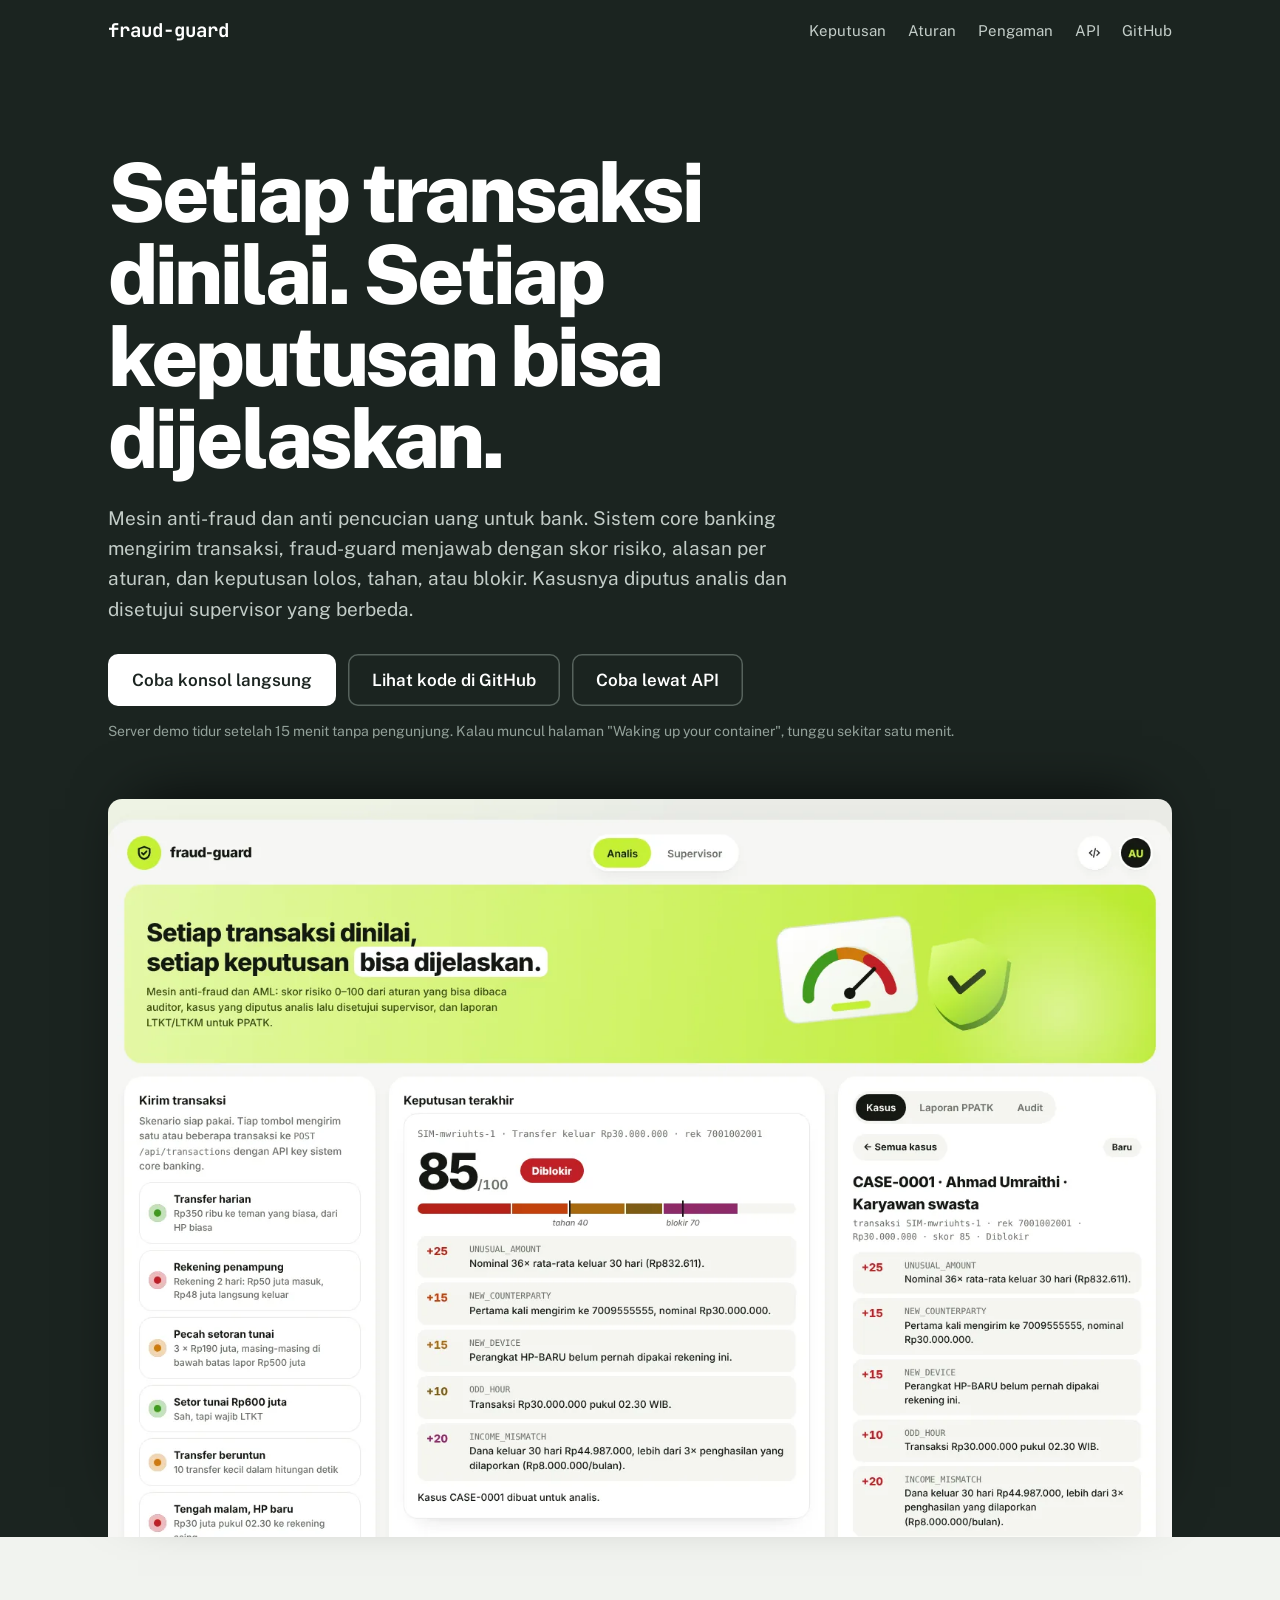
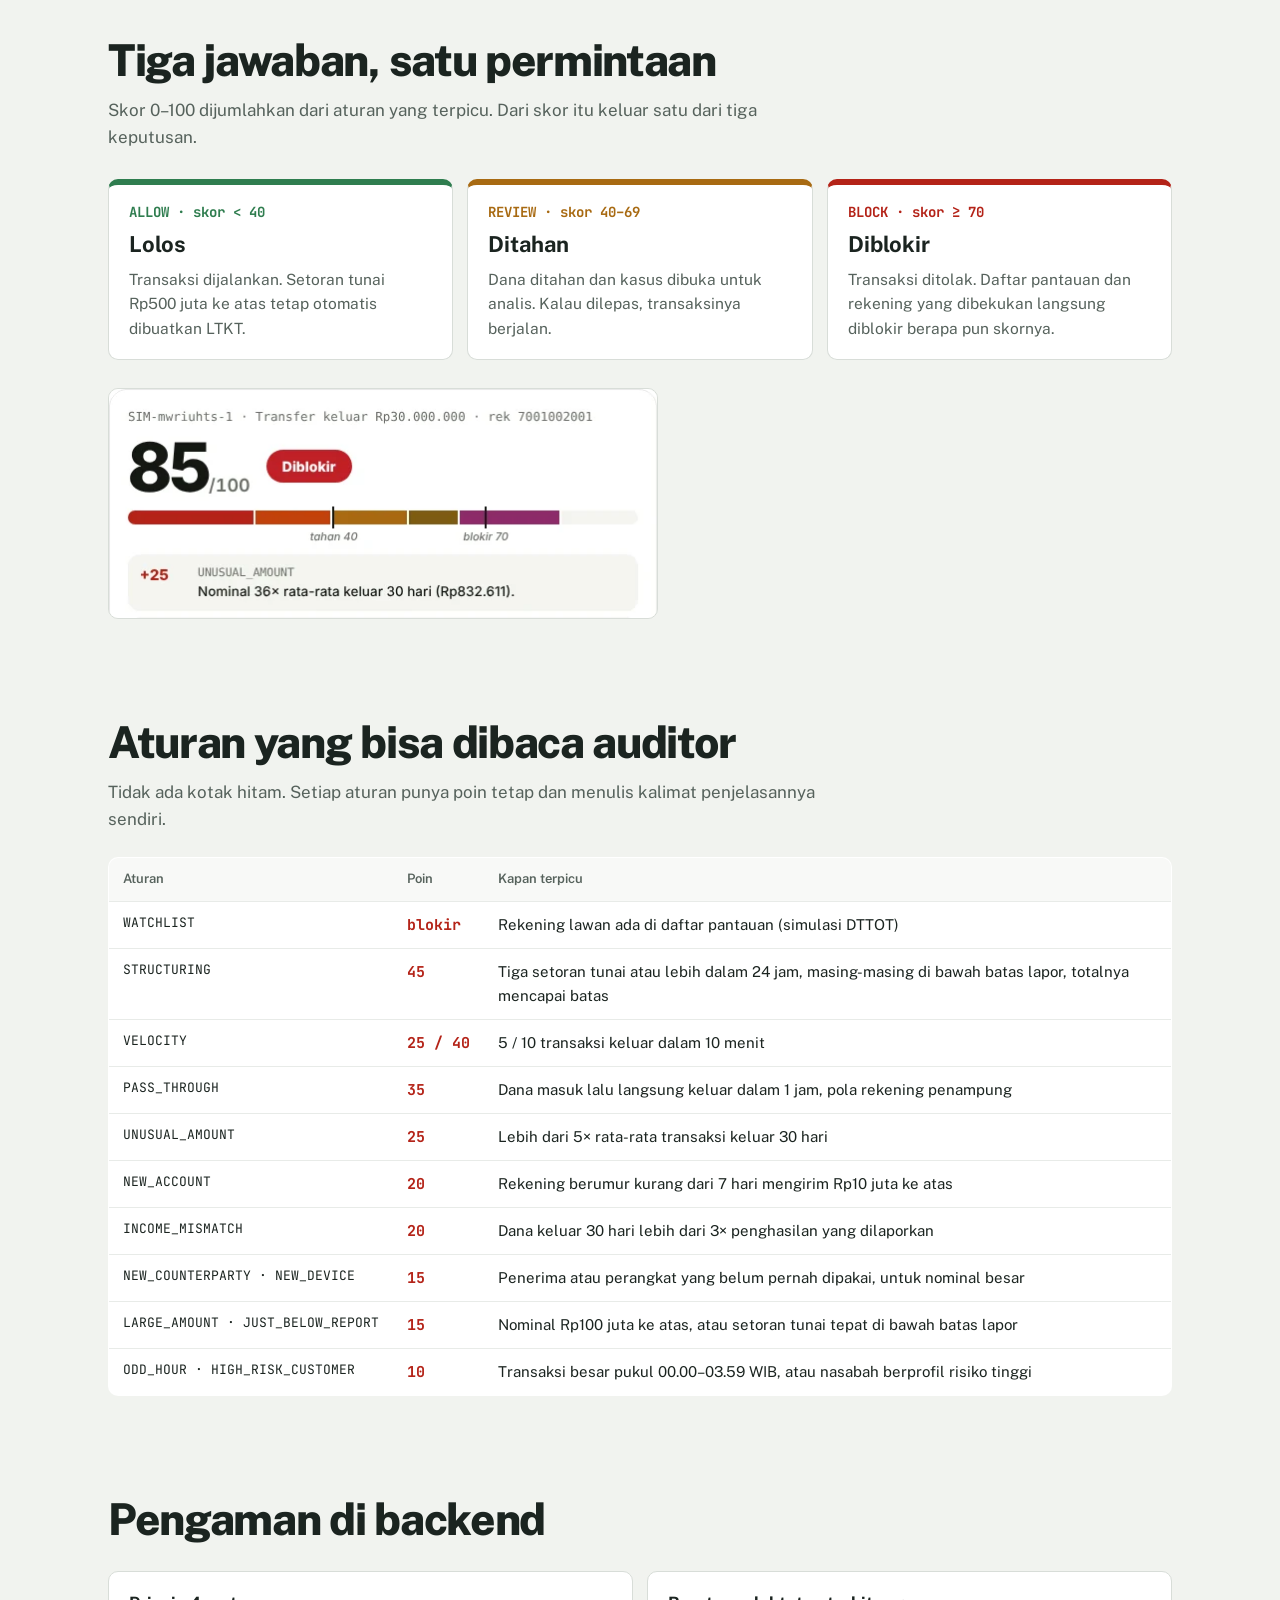
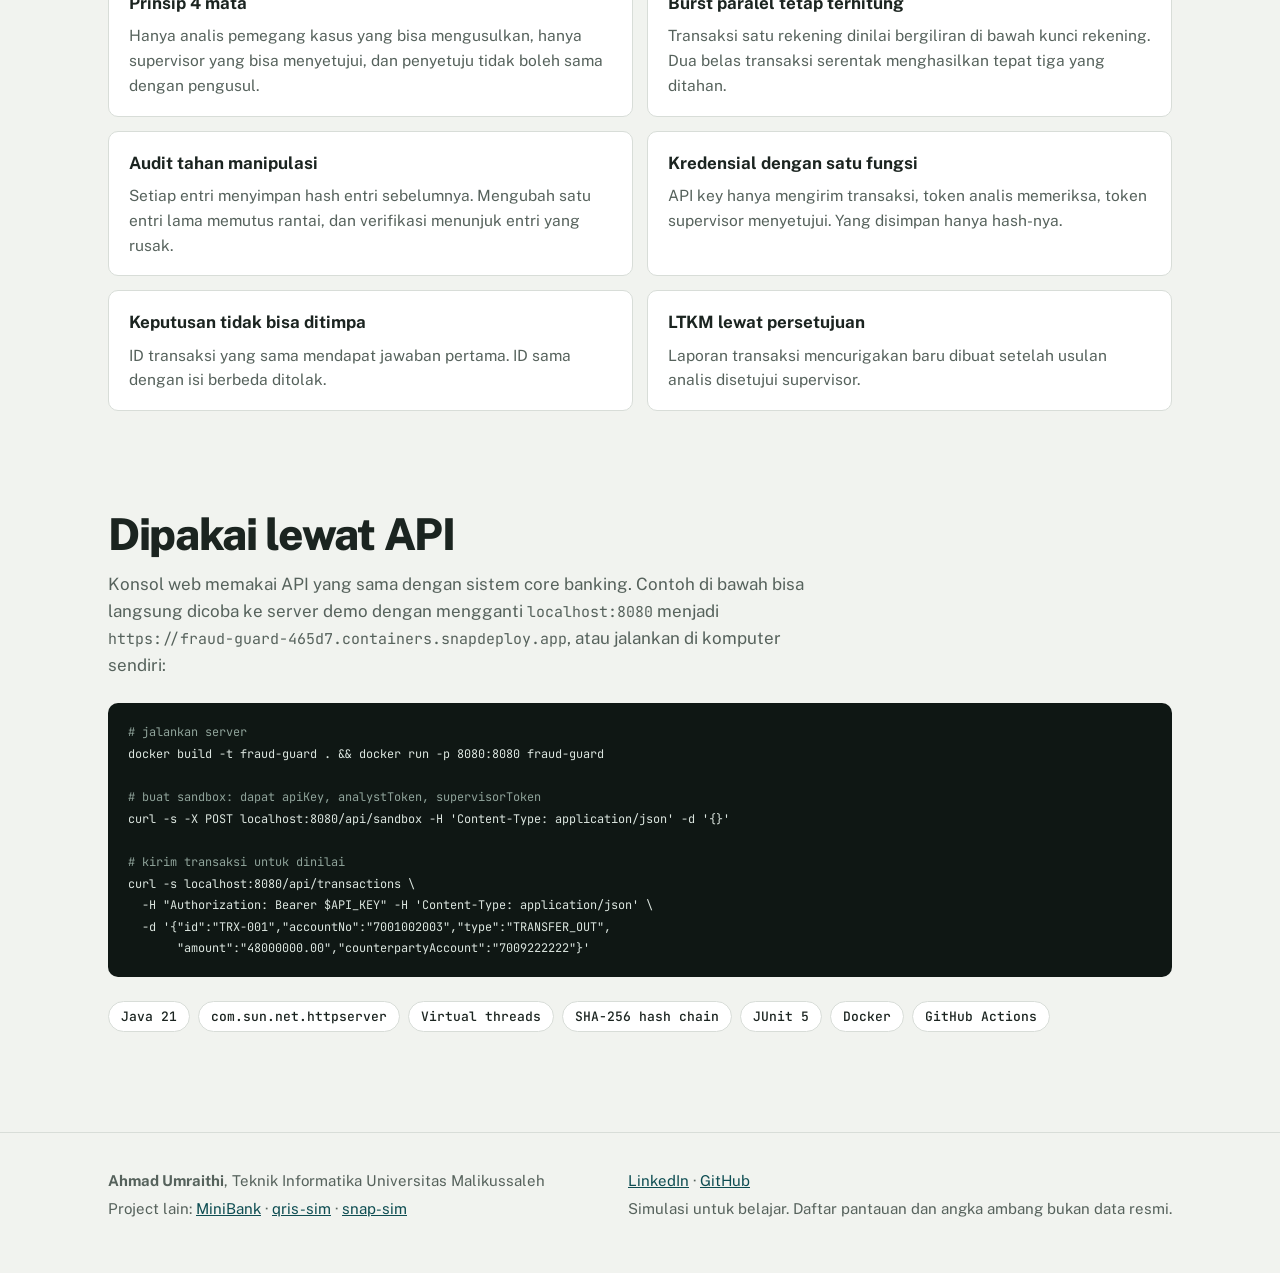
<file: docs/index.html>
<!doctype html>
<html lang="id">
<head>
  <meta charset="utf-8">
  <meta name="viewport" content="width=device-width, initial-scale=1">
  <title>fraud-guard · Mesin anti-fraud dan AML oleh Ahmad Umraithi</title>
  <meta name="description" content="Mesin anti-fraud dan AML: skor risiko transaksi yang bisa dijelaskan, keputusan lolos, tahan, atau blokir, kasus dengan persetujuan 4 mata, laporan LTKT dan LTKM, dan log audit berantai. Java 21 tanpa framework.">
  <meta name="theme-color" content="#1b2420">
  <meta property="og:title" content="fraud-guard · Mesin anti-fraud dan AML">
  <meta property="og:description" content="Setiap transaksi dinilai, setiap keputusan bisa dijelaskan.">
  <meta property="og:image" content="https://fraud.kadaferhidup.my.id/konsol.webp">
  <link rel="icon" href="favicon.svg" type="image/svg+xml">
  <link rel="preconnect" href="https://fonts.googleapis.com">
  <link rel="preconnect" href="https://fonts.gstatic.com" crossorigin>
  <link rel="stylesheet" href="https://fonts.googleapis.com/css2?family=JetBrains+Mono:wght@400;500;700&family=Public+Sans:wght@400;500;600;700;800&display=swap">
  <style>
    :root {
      --paper: #f1f3ef; --card: #fff; --ink: #1b2420; --ink-2: #56625c; --rule: #d8ddd8; --teal: #0e4d52;
      --allow: #2f7d4f; --review: #a86a12; --block: #b42318;
      --sans: 'Public Sans', system-ui, -apple-system, 'Segoe UI', sans-serif;
      --mono: 'JetBrains Mono', ui-monospace, Consolas, monospace;
    }
    * { box-sizing: border-box; margin: 0; }
    html { scroll-behavior: smooth; }
    @media (prefers-reduced-motion: reduce) { html { scroll-behavior: auto; } }
    body { background: var(--paper); color: var(--ink); font: 400 17px/1.6 var(--sans); }
    a { color: var(--teal); }
    :focus-visible { outline: 3px solid var(--teal); outline-offset: 3px; border-radius: 4px; }
    code { font-family: var(--mono); font-size: .88em; }
    .wrap { max-width: 1160px; margin: 0 auto; padding: 0 clamp(20px, 4vw, 48px); }

    .top { background: var(--ink); color: #fff; }
    .top .wrap { display: flex; justify-content: space-between; align-items: center; gap: 16px; padding-top: 18px; padding-bottom: 18px; flex-wrap: wrap; }
    .brand { font: 700 19px var(--mono); color: #fff; text-decoration: none; }
    .top nav { display: flex; gap: 22px; font-size: 15px; flex-wrap: wrap; }
    .top nav a { color: #c3cdc8; text-decoration: none; }
    .top nav a:hover { color: #fff; }

    .hero { background: var(--ink); color: #fff; padding: clamp(40px, 7vw, 96px) 0 0; }
    .hero h1 { max-width: 15ch; font-size: clamp(40px, 6.6vw, 82px); line-height: 1; letter-spacing: -.04em; font-weight: 800; }
    .hero .lede { margin-top: 24px; max-width: 38em; font-size: 19px; color: #c3cdc8; }
    .ctas { display: flex; flex-wrap: wrap; gap: 12px; margin-top: 30px; }
    .btn { display: inline-flex; align-items: center; min-height: 52px; padding: 0 24px; border-radius: 10px; font-weight: 600; text-decoration: none; }
    .btn-light { background: #fff; color: var(--ink); }
    .btn-line { color: #fff; box-shadow: inset 0 0 0 1.5px #56625c; }
    .btn-line:hover { box-shadow: inset 0 0 0 1.5px #fff; }
    .pending { margin-top: 14px; font-size: 14px; color: #93a19a; }
    .shot { margin-top: clamp(36px, 5vw, 56px); border-radius: 14px 14px 0 0; overflow: hidden; box-shadow: 0 -20px 60px -30px #000; }
    .shot img { display: block; width: 100%; height: auto; }

    section { padding: clamp(56px, 8vw, 100px) 0 0; }
    h2 { font-size: clamp(28px, 4vw, 44px); line-height: 1.08; letter-spacing: -.03em; font-weight: 800; max-width: 20em; }
    .sub { margin-top: 12px; max-width: 42em; color: var(--ink-2); }

    .outcomes { display: grid; grid-template-columns: repeat(3, 1fr); gap: 14px; margin-top: 28px; }
    @media (max-width: 760px) { .outcomes { grid-template-columns: 1fr; } }
    .outcome { background: var(--card); border: 1px solid var(--rule); border-top: 6px solid var(--c); border-radius: 10px; padding: 18px 20px; }
    .outcome b { display: block; font: 700 14px var(--mono); color: var(--c); }
    .outcome strong { display: block; margin: 6px 0 4px; font-size: 22px; }
    .outcome p { color: var(--ink-2); font-size: 15.5px; }
    .score-img { margin-top: 28px; max-width: 550px; border: 1px solid var(--rule); border-radius: 10px; overflow: hidden; background: #fff; }
    .score-img img { display: block; width: 100%; height: auto; }

    table { width: 100%; margin-top: 24px; border-collapse: collapse; background: var(--card); border: 1px solid var(--rule); border-radius: 10px; overflow: hidden; font-size: 15px; }
    th, td { text-align: left; padding: 11px 14px; border-bottom: 1px solid #e8ebe8; vertical-align: top; }
    th { font-size: 13px; color: var(--ink-2); font-weight: 600; background: #f8f9f7; }
    td:first-child { font-family: var(--mono); font-size: 13px; white-space: nowrap; }
    td.pts { font-family: var(--mono); font-weight: 700; color: var(--block); white-space: nowrap; }
    @media (max-width: 640px) { td:first-child { white-space: normal; word-break: break-word; } th, td { padding: 9px 8px; } table { font-size: 14px; } }

    .guards { display: grid; grid-template-columns: repeat(2, 1fr); gap: 14px; margin-top: 28px; }
    @media (max-width: 760px) { .guards { grid-template-columns: 1fr; } }
    .guard { background: var(--card); border: 1px solid var(--rule); border-radius: 10px; padding: 18px 20px; }
    .guard dt { font-weight: 700; }
    .guard dd { margin-top: 6px; color: var(--ink-2); font-size: 15.5px; }

    pre { margin-top: 24px; padding: 18px 20px; background: #0f1714; color: #dbe5df; border-radius: 10px; overflow-x: auto; font: 13.5px/1.6 var(--mono); }
    pre .c { color: #8fa39a; }
    .stack { display: flex; flex-wrap: wrap; gap: 8px; margin-top: 24px; padding: 0; list-style: none; }
    .stack li { padding: 6px 12px; border: 1px solid var(--rule); border-radius: 999px; background: #fff; font: 500 13px var(--mono); }

    footer { margin-top: clamp(56px, 8vw, 100px); padding: 32px 0 48px; border-top: 1px solid var(--rule); font-size: 15px; color: var(--ink-2); }
    footer .wrap { display: flex; justify-content: space-between; gap: 20px; flex-wrap: wrap; }
    footer p { margin: 4px 0; }
  </style>
</head>
<body>
  <div class="top">
    <div class="wrap">
      <a class="brand" href="#">fraud-guard</a>
      <nav aria-label="Navigasi">
        <a href="#keputusan">Keputusan</a>
        <a href="#aturan">Aturan</a>
        <a href="#pengaman">Pengaman</a>
        <a href="#api">API</a>
        <a href="https://github.com/KADAFERHIDUP/fraud-guard">GitHub</a>
      </nav>
    </div>
  </div>

  <header class="hero">
    <div class="wrap">
      <h1>Setiap transaksi dinilai. Setiap keputusan bisa dijelaskan.</h1>
      <p class="lede">Mesin anti-fraud dan anti pencucian uang untuk bank. Sistem core banking mengirim transaksi, fraud-guard menjawab dengan skor risiko, alasan per aturan, dan keputusan lolos, tahan, atau blokir. Kasusnya diputus analis dan disetujui supervisor yang berbeda.</p>
      <div class="ctas">
        <a class="btn btn-light" href="https://fraud-guard-465d7.containers.snapdeploy.app">Coba konsol langsung</a>
        <a class="btn btn-line" href="https://github.com/KADAFERHIDUP/fraud-guard">Lihat kode di GitHub</a>
        <a class="btn btn-line" href="#api">Coba lewat API</a>
      </div>
      <p class="pending">Server demo tidur setelah 15 menit tanpa pengunjung. Kalau muncul halaman "Waking up your container", tunggu sekitar satu menit.</p>
      <figure class="shot"><img src="konsol.webp" width="1440" height="1000" alt="Konsol fraud-guard: banner hijau, daftar skenario transaksi, keputusan terakhir dengan skor dan alasan per aturan, dan detail kasus untuk analis."></figure>
    </div>
  </header>

  <main class="wrap">
    <section id="keputusan" aria-labelledby="keputusan-h">
      <h2 id="keputusan-h">Tiga jawaban, satu permintaan</h2>
      <p class="sub">Skor 0–100 dijumlahkan dari aturan yang terpicu. Dari skor itu keluar satu dari tiga keputusan.</p>
      <div class="outcomes">
        <div class="outcome" style="--c: var(--allow)"><b>ALLOW · skor &lt; 40</b><strong>Lolos</strong><p>Transaksi dijalankan. Setoran tunai Rp500 juta ke atas tetap otomatis dibuatkan LTKT.</p></div>
        <div class="outcome" style="--c: var(--review)"><b>REVIEW · skor 40–69</b><strong>Ditahan</strong><p>Dana ditahan dan kasus dibuka untuk analis. Kalau dilepas, transaksinya berjalan.</p></div>
        <div class="outcome" style="--c: var(--block)"><b>BLOCK · skor ≥ 70</b><strong>Diblokir</strong><p>Transaksi ditolak. Daftar pantauan dan rekening yang dibekukan langsung diblokir berapa pun skornya.</p></div>
      </div>
      <figure class="score-img"><img src="skor.webp" width="550" height="230" alt="Hasil penilaian satu transaksi: skor besar dengan label keputusan, batang skor yang tersusun dari aturan yang terpicu, dan garis batas tahan di 40 dan blokir di 70." loading="lazy"></figure>
    </section>

    <section id="aturan" aria-labelledby="aturan-h">
      <h2 id="aturan-h">Aturan yang bisa dibaca auditor</h2>
      <p class="sub">Tidak ada kotak hitam. Setiap aturan punya poin tetap dan menulis kalimat penjelasannya sendiri.</p>
      <table>
        <thead><tr><th>Aturan</th><th>Poin</th><th>Kapan terpicu</th></tr></thead>
        <tbody>
          <tr><td>WATCHLIST</td><td class="pts">blokir</td><td>Rekening lawan ada di daftar pantauan (simulasi DTTOT)</td></tr>
          <tr><td>STRUCTURING</td><td class="pts">45</td><td>Tiga setoran tunai atau lebih dalam 24 jam, masing-masing di bawah batas lapor, totalnya mencapai batas</td></tr>
          <tr><td>VELOCITY</td><td class="pts">25 / 40</td><td>5 / 10 transaksi keluar dalam 10 menit</td></tr>
          <tr><td>PASS_THROUGH</td><td class="pts">35</td><td>Dana masuk lalu langsung keluar dalam 1 jam, pola rekening penampung</td></tr>
          <tr><td>UNUSUAL_AMOUNT</td><td class="pts">25</td><td>Lebih dari 5× rata-rata transaksi keluar 30 hari</td></tr>
          <tr><td>NEW_ACCOUNT</td><td class="pts">20</td><td>Rekening berumur kurang dari 7 hari mengirim Rp10 juta ke atas</td></tr>
          <tr><td>INCOME_MISMATCH</td><td class="pts">20</td><td>Dana keluar 30 hari lebih dari 3× penghasilan yang dilaporkan</td></tr>
          <tr><td>NEW_COUNTERPARTY · NEW_DEVICE</td><td class="pts">15</td><td>Penerima atau perangkat yang belum pernah dipakai, untuk nominal besar</td></tr>
          <tr><td>LARGE_AMOUNT · JUST_BELOW_REPORT</td><td class="pts">15</td><td>Nominal Rp100 juta ke atas, atau setoran tunai tepat di bawah batas lapor</td></tr>
          <tr><td>ODD_HOUR · HIGH_RISK_CUSTOMER</td><td class="pts">10</td><td>Transaksi besar pukul 00.00–03.59 WIB, atau nasabah berprofil risiko tinggi</td></tr>
        </tbody>
      </table>
    </section>

    <section id="pengaman" aria-labelledby="pengaman-h">
      <h2 id="pengaman-h">Pengaman di backend</h2>
      <dl class="guards">
        <div class="guard"><dt>Prinsip 4 mata</dt><dd>Hanya analis pemegang kasus yang bisa mengusulkan, hanya supervisor yang bisa menyetujui, dan penyetuju tidak boleh sama dengan pengusul.</dd></div>
        <div class="guard"><dt>Burst paralel tetap terhitung</dt><dd>Transaksi satu rekening dinilai bergiliran di bawah kunci rekening. Dua belas transaksi serentak menghasilkan tepat tiga yang ditahan.</dd></div>
        <div class="guard"><dt>Audit tahan manipulasi</dt><dd>Setiap entri menyimpan hash entri sebelumnya. Mengubah satu entri lama memutus rantai, dan verifikasi menunjuk entri yang rusak.</dd></div>
        <div class="guard"><dt>Kredensial dengan satu fungsi</dt><dd>API key hanya mengirim transaksi, token analis memeriksa, token supervisor menyetujui. Yang disimpan hanya hash-nya.</dd></div>
        <div class="guard"><dt>Keputusan tidak bisa ditimpa</dt><dd>ID transaksi yang sama mendapat jawaban pertama. ID sama dengan isi berbeda ditolak.</dd></div>
        <div class="guard"><dt>LTKM lewat persetujuan</dt><dd>Laporan transaksi mencurigakan baru dibuat setelah usulan analis disetujui supervisor.</dd></div>
      </dl>
    </section>

    <section id="api" aria-labelledby="api-h">
      <h2 id="api-h">Dipakai lewat API</h2>
      <p class="sub">Konsol web memakai API yang sama dengan sistem core banking. Contoh di bawah bisa langsung dicoba ke server demo dengan mengganti <code>localhost:8080</code> menjadi <code>https://fraud-guard-465d7.containers.snapdeploy.app</code>, atau jalankan di komputer sendiri:</p>
<pre><code><span class="c"># jalankan server</span>
docker build -t fraud-guard . &amp;&amp; docker run -p 8080:8080 fraud-guard

<span class="c"># buat sandbox: dapat apiKey, analystToken, supervisorToken</span>
curl -s -X POST localhost:8080/api/sandbox -H 'Content-Type: application/json' -d '{}'

<span class="c"># kirim transaksi untuk dinilai</span>
curl -s localhost:8080/api/transactions \
  -H "Authorization: Bearer $API_KEY" -H 'Content-Type: application/json' \
  -d '{"id":"TRX-001","accountNo":"7001002003","type":"TRANSFER_OUT",
       "amount":"48000000.00","counterpartyAccount":"7009222222"}'</code></pre>
      <ul class="stack" aria-label="Teknologi">
        <li>Java 21</li><li>com.sun.net.httpserver</li><li>Virtual threads</li><li>SHA-256 hash chain</li><li>JUnit 5</li><li>Docker</li><li>GitHub Actions</li>
      </ul>
    </section>
  </main>

  <footer>
    <div class="wrap">
      <div>
        <p><strong>Ahmad Umraithi</strong>, Teknik Informatika Universitas Malikussaleh</p>
        <p>Project lain: <a href="https://minibank.kadaferhidup.my.id">MiniBank</a> · <a href="https://qris.kadaferhidup.my.id">qris-sim</a> · <a href="https://github.com/KADAFERHIDUP/snap-sim">snap-sim</a></p>
      </div>
      <div>
        <p><a href="https://www.linkedin.com/in/ahmadumraithi/">LinkedIn</a> · <a href="https://github.com/KADAFERHIDUP">GitHub</a></p>
        <p>Simulasi untuk belajar. Daftar pantauan dan angka ambang bukan data resmi.</p>
      </div>
    </div>
  </footer>
</body>
</html>
</file>
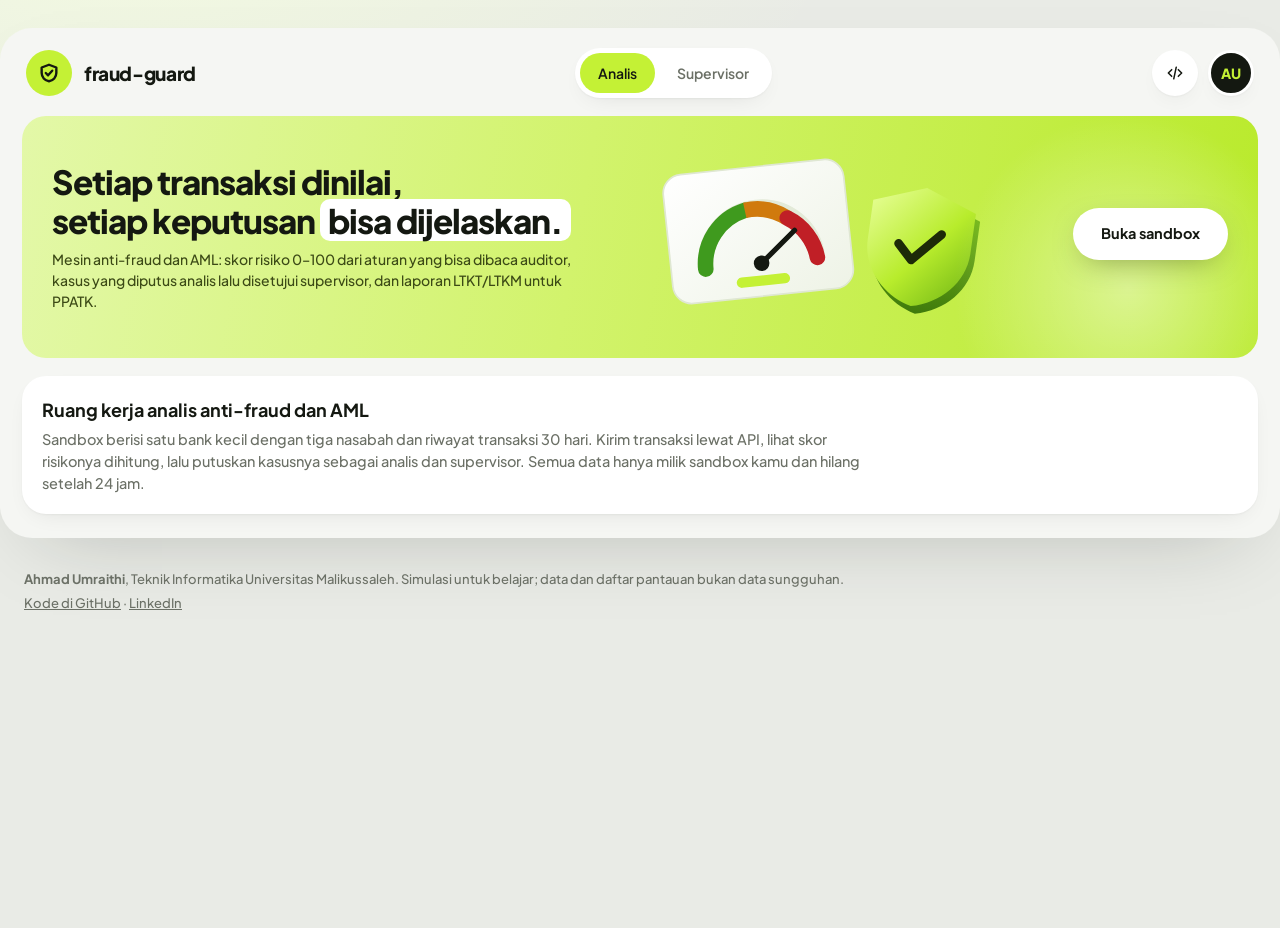
<file: src/main/resources/web/index.html>
<!DOCTYPE html>
<html lang="id">
<head>
  <meta charset="UTF-8">
  <meta name="viewport" content="width=device-width, initial-scale=1.0">
  <title>fraud-guard · Mesin anti-fraud dan AML</title>
  <meta name="description" content="Mesin anti-fraud dan AML: skor risiko transaksi yang bisa dijelaskan, antrian kasus dengan persetujuan 4 mata, laporan LTKT dan LTKM, dan log audit berantai.">
  <meta name="author" content="Ahmad Umraithi">
  <link rel="icon" href="favicon.svg" type="image/svg+xml">
  <link rel="preconnect" href="https://fonts.googleapis.com">
  <link rel="preconnect" href="https://fonts.gstatic.com" crossorigin>
  <link href="https://fonts.googleapis.com/css2?family=DM+Mono:wght@400;500&family=Plus+Jakarta+Sans:wght@400;500;600;700;800&display=swap" rel="stylesheet">
  <link rel="stylesheet" href="app.css">
</head>
<body>
  <div class="shell">
    <header class="top">
      <a class="logo" href="#" aria-label="fraud-guard, ke atas">
        <span class="logo-mark" aria-hidden="true"><svg viewBox="0 0 24 24"><path d="M12 3l8 3v6c0 4.5-3.4 8.3-8 9-4.6-.7-8-4.5-8-9V6z"/><path d="M8.5 12l2.5 2.5 4.5-5"/></svg></span>
        <span class="logo-name">fraud-guard</span>
      </a>
      <div class="roles" role="group" aria-label="Masuk sebagai">
        <button type="button" id="role-analyst" aria-pressed="true">Analis</button>
        <button type="button" id="role-supervisor" aria-pressed="false">Supervisor</button>
      </div>
      <div class="top-right">
        <a class="gh" href="https://github.com/KADAFERHIDUP/fraud-guard" aria-label="Kode di GitHub" title="Kode di GitHub"><svg viewBox="0 0 24 24" aria-hidden="true"><path d="M8 8l-4 4 4 4"/><path d="M16 8l4 4-4 4"/><path d="M13.5 5l-3 14"/></svg></a>
        <span class="avatar" title="Ahmad Umraithi" aria-label="Ahmad Umraithi">AU</span>
      </div>
    </header>

    <main>
      <section class="hero" aria-labelledby="hero-h">
        <div>
          <h1 id="hero-h">Setiap transaksi dinilai,<br>setiap keputusan <mark>bisa dijelaskan.</mark></h1>
          <p>Mesin anti-fraud dan AML: skor risiko 0–100 dari aturan yang bisa dibaca auditor, kasus yang diputus analis lalu disetujui supervisor, dan laporan LTKT/LTKM untuk PPATK.</p>
        </div>
        <svg class="hero-art" viewBox="0 0 460 220" aria-hidden="true">
          <defs>
            <linearGradient id="fg-card" x1="0" y1="0" x2="1" y2="1"><stop offset="0" stop-color="#ffffff"/><stop offset="1" stop-color="#eef3e6"/></linearGradient>
            <linearGradient id="fg-sh" x1="0" y1="0" x2="1" y2="1"><stop offset="0" stop-color="#e9ff9c"/><stop offset=".55" stop-color="#b8ec2c"/><stop offset="1" stop-color="#6fb515"/></linearGradient>
            <linearGradient id="fg-edge" x1="0" y1="0" x2="0" y2="1"><stop offset="0" stop-color="#7fc31c"/><stop offset="1" stop-color="#3f7a0c"/></linearGradient>
          </defs>
          <g transform="translate(36 40) rotate(-6)">
            <rect width="210" height="150" rx="22" fill="url(#fg-card)" stroke="#dfe7d2" stroke-width="2"/>
            <path d="M40 112a65 65 0 0 1 130 0" fill="none" stroke="#e3ead8" stroke-width="18" stroke-linecap="round"/>
            <path d="M40 112a65 65 0 0 1 52-63" fill="none" stroke="#3f9a1e" stroke-width="18" stroke-linecap="round"/>
            <path d="M92 49a65 65 0 0 1 48 14" fill="none" stroke="#d07a0d" stroke-width="18"/>
            <path d="M140 63a65 65 0 0 1 30 49" fill="none" stroke="#c01f26" stroke-width="18" stroke-linecap="round"/>
            <path d="M105 112l42-34" stroke="#141811" stroke-width="6" stroke-linecap="round"/>
            <circle cx="105" cy="112" r="9" fill="#141811"/>
            <rect x="74" y="126" width="62" height="12" rx="6" fill="#c4f135"/>
          </g>
          <g transform="translate(278 34) rotate(8)">
            <path d="M68 10l60 22v46c0 34-26 62-60 70-34-8-60-36-60-70V32z" fill="url(#fg-edge)" transform="translate(6 8)"/>
            <path d="M68 10l60 22v46c0 34-26 62-60 70-34-8-60-36-60-70V32z" fill="url(#fg-sh)"/>
            <path d="M44 78l17 17 31-34" fill="none" stroke="#1d2a08" stroke-width="10" stroke-linecap="round" stroke-linejoin="round"/>
          </g>
        </svg>
        <div class="hero-cta">
          <button type="button" class="btn hero-btn" id="b-start">Buka sandbox</button>
          <p class="err" id="start-err" role="alert"></p>
        </div>
      </section>

      <div class="intro" id="start">
        <article class="card intro-card">
          <h2>Ruang kerja analis anti-fraud dan AML</h2>
          <p>Sandbox berisi satu bank kecil dengan tiga nasabah dan riwayat transaksi 30 hari. Kirim transaksi lewat API, lihat skor risikonya dihitung, lalu putuskan kasusnya sebagai analis dan supervisor. Semua data hanya milik sandbox kamu dan hilang setelah 24 jam.</p>
        </article>
      </div>

      <div class="desk" id="desk" hidden>
      <section class="card send" aria-labelledby="send-h">
        <h2 id="send-h">Kirim transaksi</h2>
        <p class="sub">Skenario siap pakai. Tiap tombol mengirim satu atau beberapa transaksi ke <code>POST /api/transactions</code> dengan API key sistem core banking.</p>
        <div class="scenarios" id="scenarios"></div>

        <details class="manual">
          <summary>Transaksi manual</summary>
          <form id="manual" novalidate>
            <label>Rekening <select id="m-acc"></select></label>
            <label>Jenis
              <select id="m-type">
                <option value="TRANSFER_OUT">Transfer keluar</option>
                <option value="TRANSFER_IN">Transfer masuk</option>
                <option value="CASH_DEPOSIT">Setor tunai</option>
                <option value="CASH_WITHDRAWAL">Tarik tunai</option>
              </select>
            </label>
            <label>Nominal (Rp) <input id="m-amt" inputmode="decimal" value="2500000"></label>
            <label>Rekening lawan <input id="m-cp" inputmode="numeric" value="7009000001" maxlength="20"></label>
            <label>Perangkat <input id="m-dev" value="HP-AHMAD-01" maxlength="40"></label>
            <button type="submit" class="btn lime">Kirim</button>
            <p class="err" id="m-err" role="alert"></p>
          </form>
        </details>

        <h3>Nasabah</h3>
        <ul class="accounts" id="accounts"></ul>
      </section>

      <section class="card verdict" aria-labelledby="verdict-h" aria-live="polite">
        <h2 id="verdict-h">Keputusan terakhir</h2>
        <div class="empty" id="v-empty">Belum ada transaksi. Mulai dari salah satu skenario.</div>
        <div id="v" hidden>
          <p class="v-txn mono" id="v-txn"></p>
          <div class="gauge">
            <p class="score"><span id="v-score">0</span><small>/100</small></p>
            <p class="outcome" id="v-outcome"></p>
          </div>
          <div class="track" aria-hidden="true">
            <div class="segs" id="v-segs"></div>
            <i class="mark m40"><span>tahan 40</span></i>
            <i class="mark m70"><span>blokir 70</span></i>
          </div>
          <ol class="reasons" id="v-reasons"></ol>
          <p class="v-foot" id="v-foot"></p>
        </div>

        <h3>Transaksi terbaru</h3>
        <div class="scroll"><table class="list">
          <thead><tr><th>Waktu</th><th>Rekening</th><th>Jenis</th><th class="num">Nominal</th><th class="num">Skor</th><th>Keputusan</th></tr></thead>
          <tbody id="txns"></tbody>
        </table></div>
      </section>

      <section class="card work" aria-labelledby="work-h">
        <div class="tabs" role="tablist">
          <button type="button" role="tab" id="t-cases" aria-selected="true">Kasus</button>
          <button type="button" role="tab" id="t-reports" aria-selected="false">Laporan PPATK</button>
          <button type="button" role="tab" id="t-audit" aria-selected="false">Audit</button>
        </div>

        <div id="p-cases" role="tabpanel">
          <h2 id="work-h" class="sr">Kasus</h2>
          <ul class="cases" id="cases"></ul>
          <article class="case" id="case" hidden>
            <header><button type="button" class="link" id="case-back">← Semua kasus</button><span class="pill" id="c-status"></span></header>
            <h3 id="c-title"></h3>
            <p class="mono c-meta" id="c-meta"></p>
            <ol class="reasons small" id="c-reasons"></ol>
            <div class="actions" id="c-actions"></div>
            <h4>Riwayat</h4>
            <ol class="steps" id="c-steps"></ol>
          </article>
        </div>

        <div id="p-reports" role="tabpanel" hidden>
          <p class="sub">LTKT dibuat otomatis untuk transaksi tunai Rp500 juta ke atas. LTKM baru dibuat setelah supervisor menyetujui usulan analis.</p>
          <ul class="reports" id="reports"></ul>
        </div>

        <div id="p-audit" role="tabpanel" hidden>
          <p class="sub">Setiap entri menyimpan hash entri sebelumnya. Mengubah satu entri lama memutus rantai sesudahnya.</p>
          <p class="chain" id="chain"></p>
          <ol class="audit" id="audit"></ol>
        </div>
      </section>
      </div>
    </main>
  </div>

  <footer class="foot">
    <p><strong>Ahmad Umraithi</strong>, Teknik Informatika Universitas Malikussaleh. Simulasi untuk belajar; data dan daftar pantauan bukan data sungguhan.</p>
    <p><a href="https://github.com/KADAFERHIDUP/fraud-guard">Kode di GitHub</a> · <a href="https://www.linkedin.com/in/ahmadumraithi/">LinkedIn</a></p>
  </footer>
  <script src="app.js"></script>
</body>
</html>
</file>
<file: src/main/resources/web/app.css>
/* Shared shell of the KADAFERHIDUP bank-simulator family: soft grey canvas, white cards with generous radius, one
   lime accent for what you can act on or what is healthy. Each console keeps its own meaning colours on top. */
:root {
  --canvas: #e9ebe6;
  --shell: #f5f6f3;
  --card: #ffffff;
  --sunk: #f4f5f1;
  --ink: #141811;
  --ink-2: #6b7066;
  --ink-3: #9aa095;
  --line: #e9ebe5;
  --lime: #c4f135;
  --lime-strong: #a6d916;
  --lime-soft: #eefad0;
  --lime-ink: #2b3a06;
  --red: #c01f26;
  --red-soft: #fde5e4;
  --amber: #d07a0d;
  --amber-soft: #fdf0dc;
  --green: #3f9a1e;
  --r-xl: 32px;
  --r-lg: 24px;
  --r-md: 18px;
  --r-sm: 12px;
  --shadow: 0 1px 2px rgb(20 24 17 / 4%), 0 8px 24px -12px rgb(20 24 17 / 12%);
  --sans: 'Plus Jakarta Sans', system-ui, -apple-system, 'Segoe UI', sans-serif;
  --mono: 'DM Mono', ui-monospace, Consolas, monospace;
}
* { box-sizing: border-box; }
html { scroll-behavior: smooth; }
@media (prefers-reduced-motion: reduce) { html { scroll-behavior: auto; } * { transition: none !important; animation: none !important; } }
body { margin: 0; min-height: 100vh; background: radial-gradient(1200px 600px at 10% -10%, #f3fbe0 0, transparent 60%), var(--canvas); color: var(--ink); font: 500 14.5px/1.5 var(--sans); }
a { color: inherit; }
button, input, select, textarea, output { font: inherit; color: inherit; }
code, .mono { font-family: var(--mono); font-size: .9em; }
:focus-visible { outline: 3px solid var(--lime-strong); outline-offset: 2px; }
[hidden] { display: none !important; }
.sr { position: absolute; width: 1px; height: 1px; overflow: hidden; clip: rect(0 0 0 0); white-space: nowrap; }
.muted { color: var(--ink-2); }

/* ---------------------------------------------------------------- shell */
.shell { max-width: 1480px; margin: 28px auto 20px; padding: 18px 22px 24px; background: var(--shell); border-radius: var(--r-xl); box-shadow: 0 30px 80px -40px rgb(20 24 17 / 25%); }
.top { display: grid; grid-template-columns: auto 1fr auto; align-items: center; gap: 18px; padding: 2px 4px 18px; }
.logo { display: inline-flex; align-items: center; gap: 12px; text-decoration: none; }
.logo-mark { display: grid; place-items: center; width: 46px; height: 46px; border-radius: 50%; background: var(--lime); flex: none; }
.logo-mark svg { width: 22px; height: 22px; fill: none; stroke: var(--ink); stroke-width: 2.6; stroke-linecap: round; stroke-linejoin: round; }
.logo-name { font-weight: 800; font-size: 19px; letter-spacing: -.02em; white-space: nowrap; }
.roles { justify-self: center; display: inline-flex; gap: 4px; padding: 5px; background: var(--card); border-radius: 999px; box-shadow: var(--shadow); }
.roles button { min-height: 40px; padding: 0 18px; border: 0; border-radius: 999px; background: none; font-weight: 600; font-size: 14px; color: var(--ink-2); cursor: pointer; transition: background .15s, color .15s; }
.roles button:hover { color: var(--ink); background: var(--sunk); }
.roles button[aria-pressed="true"] { background: var(--lime); color: var(--ink); }
.top-note { justify-self: center; margin: 0; padding: 10px 18px; background: var(--card); border-radius: 999px; box-shadow: var(--shadow); font-size: 13.5px; color: var(--ink-2); }
.top-right { display: flex; align-items: center; gap: 10px; }
.avatar { display: grid; place-items: center; width: 46px; height: 46px; border-radius: 50%; background: var(--ink); color: var(--lime); font-weight: 800; font-size: 14px; border: 3px solid var(--card); box-shadow: var(--shadow); text-decoration: none; }
.gh { display: grid; place-items: center; width: 46px; height: 46px; border-radius: 50%; background: var(--card); box-shadow: var(--shadow); }
.gh svg { width: 20px; height: 20px; fill: none; stroke: currentColor; stroke-width: 1.8; stroke-linecap: round; stroke-linejoin: round; }
.gh:hover { background: var(--lime-soft); }

/* ---------------------------------------------------------------- hero */
.hero { position: relative; display: grid; grid-template-columns: minmax(0, 1.15fr) minmax(0, 1fr) auto; align-items: center; gap: 12px; min-height: 196px; padding: 26px 30px; border-radius: var(--r-lg); overflow: hidden;
  background: linear-gradient(100deg, #e3f8a8 0%, #d2f36c 45%, #b9ea2b 100%); }
.hero::before { content: ""; position: absolute; inset: auto -60px -120px auto; width: 380px; height: 380px; border-radius: 50%; background: radial-gradient(circle, rgb(255 255 255 / 45%), transparent 65%); pointer-events: none; }
.hero h1 { position: relative; margin: 0; font-size: clamp(24px, 2.6vw, 34px); line-height: 1.15; font-weight: 800; letter-spacing: -.03em; }
.hero mark { background: var(--card); color: var(--ink); padding: 0 8px; border-radius: 10px; box-decoration-break: clone; -webkit-box-decoration-break: clone; }
.hero p { position: relative; margin: 10px 0 0; max-width: 54ch; color: #3c4a16; font-size: 14px; }
.hero-art { width: 100%; max-height: 190px; justify-self: center; }
.hero-cta { position: relative; z-index: 1; display: grid; justify-items: end; gap: 6px; }

/* ---------------------------------------------------------------- cards */
.card { min-width: 0; padding: 20px; background: var(--card); border-radius: var(--r-lg); box-shadow: var(--shadow); }
.card-head { display: flex; justify-content: space-between; align-items: baseline; gap: 10px; margin-bottom: 14px; }
.card-head h2, .card > h2 { margin: 0; font-size: 16px; font-weight: 700; }
.card h3 { margin: 20px 0 8px; font-size: 14px; font-weight: 700; }
.hint, .count { font-size: 12.5px; color: var(--ink-2); font-weight: 600; }
.sub { margin: 0 0 12px; color: var(--ink-2); font-size: 13.5px; }
.err, .form-error { margin: 6px 0 0; color: var(--red); font-size: 13.5px; font-weight: 600; }
.err:empty, .form-error:empty { margin: 0; }
.intro { margin-top: 18px; }
.intro-card h2 { margin: 0 0 6px; font-size: 18px; }
.intro-card p { margin: 0; max-width: 76ch; color: var(--ink-2); }

.btn { display: inline-flex; align-items: center; justify-content: center; gap: 8px; min-height: 46px; padding: 0 22px; border: 0; border-radius: 999px; background: var(--ink); color: #fff; font-weight: 700; font-size: 14.5px; cursor: pointer; text-decoration: none; transition: transform .1s, background .15s; }
.btn:active:not(:disabled) { transform: scale(.98); }
.btn:disabled { opacity: .45; cursor: not-allowed; }
.btn.hero-btn { background: #fff; color: var(--ink); box-shadow: 0 10px 30px -12px rgb(43 58 6 / 50%); min-height: 52px; padding: 0 28px; }
.btn.hero-btn:hover:not(:disabled) { background: var(--ink); color: #fff; }
.btn.lime { background: var(--lime); color: var(--ink); }
.btn.lime:hover:not(:disabled) { background: var(--lime-strong); }
.btn.soft { background: var(--sunk); color: var(--ink); }
.btn.soft:hover:not(:disabled) { background: var(--line); }
.btn.danger { background: var(--red); color: #fff; }
.btn.danger:hover:not(:disabled) { background: #961820; }
.btn.try { background: #fff; color: var(--red); box-shadow: inset 0 0 0 1.5px var(--red); }
.btn.try:hover:not(:disabled) { background: #fdeeee; }

label { display: block; font-size: 12.5px; font-weight: 600; color: var(--ink-2); }
input, select, textarea { display: block; width: 100%; margin-top: 4px; padding: 10px 12px; border: 1px solid var(--line); border-radius: var(--r-sm); background: var(--sunk); color: var(--ink); font-size: 14px; font-weight: 500; }
input:focus-visible, select:focus-visible, textarea:focus-visible { outline: 2px solid var(--lime-strong); outline-offset: 0; background: #fff; }
textarea { min-height: 64px; resize: vertical; }

.pill { display: inline-block; padding: 4px 12px; border-radius: 999px; background: var(--sunk); font-size: 12px; font-weight: 700; white-space: nowrap; }
.chain { margin: 0 0 12px; padding: 12px 14px; border-radius: var(--r-md); font-weight: 700; font-size: 13.5px; background: var(--sunk); }
.chain.ok { background: var(--lime-soft); color: #3c5a07; }
.chain.bad { background: var(--red-soft); color: var(--red); }
.empty { padding: 26px 16px; border: 1.5px dashed var(--line); border-radius: var(--r-md); text-align: center; color: var(--ink-2); font-size: 13.5px; }

.list { width: 100%; border-collapse: collapse; font-size: 12.5px; }
.list th { text-align: left; font-weight: 600; color: var(--ink-2); padding: 9px 10px; background: var(--sunk); }
.list th:first-child { border-radius: 10px 0 0 10px; }
.list th:last-child { border-radius: 0 10px 10px 0; }
.list td { padding: 9px 10px; border-bottom: 1px solid var(--line); white-space: nowrap; font-variant-numeric: tabular-nums; }
.list .num { text-align: right; }
.scroll { overflow-x: auto; }

.actions { display: grid; gap: 10px; margin-top: 16px; padding: 16px; border-radius: var(--r-md); border: 1.5px dashed #d6ddc7; }
.actions p { margin: 0; font-size: 13.5px; color: var(--ink-2); }
.actions .row { display: flex; gap: 8px; flex-wrap: wrap; }
.steps, .audit { list-style: none; margin: 0; padding: 0; display: grid; gap: 8px; }
.steps li { position: relative; padding: 0 0 0 18px; font-size: 13px; border: 0; }
.steps li::before { content: ""; position: absolute; left: 0; top: 6px; width: 8px; height: 8px; border-radius: 50%; background: var(--lime-strong); }
.steps b { font-weight: 700; }
.steps small { display: block; color: var(--ink-3); font-size: 11.5px; }
.audit li { font-size: 12.5px; padding: 8px 0; border-bottom: 1px solid var(--line); }
.audit .h { display: block; font-family: var(--mono); font-size: 11px; color: var(--ink-3); overflow-wrap: anywhere; }

.tabs { display: inline-flex; flex-wrap: wrap; gap: 4px; padding: 4px; margin: 0 0 14px; background: var(--sunk); border-radius: 999px; }
.tabs button { min-height: 36px; padding: 0 14px; border: 0; border-radius: 999px; background: none; font-weight: 600; font-size: 13.5px; color: var(--ink-2); cursor: pointer; }
.tabs button:hover { color: var(--ink); background: #fff; }
.tabs button[aria-selected="true"] { background: var(--ink); color: #fff; }

.foot { max-width: 1480px; margin: 0 auto; padding: 8px 24px 32px; font-size: 13px; color: var(--ink-2); }
.foot p { margin: 4px 0; }

@media (max-width: 820px) {
  .shell { margin: 0; border-radius: 0; padding: 14px; }
  .top { grid-template-columns: 1fr auto; }
  .roles, .top-note { grid-column: 1 / -1; grid-row: 2; justify-self: stretch; overflow-x: auto; }
  .roles button { flex: 1 0 auto; padding: 0 14px; }
  .logo-mark { width: 40px; height: 40px; }
  .logo-name { font-size: 17px; }
  .hero { grid-template-columns: 1fr; }
  .hero-art { max-height: 150px; }
  .hero-cta { justify-items: start; }
}

/* ---------------------------------------------------------------- fraud-guard: three decision colours that mean the
   same thing everywhere: green lets money through, amber holds it, red stops it. */
:root { --allow: #3f9a1e; --review: #d07a0d; --block: #c01f26; }
.desk { display: grid; grid-template-columns: 340px minmax(0, 1fr) 430px; gap: 18px; margin-top: 18px; align-items: start; }
@media (max-width: 1240px) { .desk { grid-template-columns: 1fr 1fr; } .send { grid-column: 1 / -1; } }
@media (max-width: 820px) { .desk { grid-template-columns: 1fr; } }
.card > h2 { margin-bottom: 6px; }

.scenarios { display: grid; gap: 8px; }
.scn { position: relative; display: grid; gap: 1px; text-align: left; padding: 11px 14px 11px 46px; border: 1px solid var(--line); border-radius: var(--r-md); background: #fff; cursor: pointer; transition: border-color .15s, background .15s; }
.scn::before { content: ""; position: absolute; left: 12px; top: 50%; width: 24px; height: 24px; margin-top: -12px; border-radius: 50%; background: var(--c, var(--ink-2)); box-shadow: inset 0 0 0 7px rgb(255 255 255 / 70%); }
.scn:hover:not(:disabled) { border-color: #d4dcc4; background: #fcfdfa; }
.scn b { font-size: 14px; font-weight: 700; }
.scn span { font-size: 12.5px; color: var(--ink-2); }
.scn:disabled { opacity: .6; cursor: wait; }
.manual { margin-top: 14px; padding: 12px 14px; border-radius: var(--r-md); background: var(--sunk); }
.manual summary { cursor: pointer; font-weight: 700; font-size: 14px; }
.manual label { margin-top: 10px; }
.manual input, .manual select { background: #fff; }
.manual .btn { margin-top: 12px; width: 100%; }
.accounts { list-style: none; margin: 0; padding: 0; display: grid; gap: 8px; font-size: 13px; }
.accounts li { padding: 12px 14px; border: 1px solid var(--line); border-radius: var(--r-md); }
.accounts .mono { display: block; color: var(--ink-2); font-size: 12px; }
.accounts .frozen { color: var(--block); font-weight: 700; }

.verdict .empty { margin-bottom: 4px; }
.v-txn { margin: 0; color: var(--ink-2); font-size: 12.5px; overflow-wrap: anywhere; }
#v { padding: 18px; border: 1px solid var(--line); border-radius: var(--r-md); box-shadow: 0 12px 30px -24px rgb(20 24 17 / 40%); }
.gauge { display: flex; align-items: center; gap: 16px; margin: 6px 0 10px; flex-wrap: wrap; }
.score { margin: 0; font: 800 68px/1 var(--sans); letter-spacing: -.05em; font-variant-numeric: tabular-nums; }
.score small { font-size: 18px; font-weight: 600; color: var(--ink-2); letter-spacing: 0; }
.outcome { margin: 0; padding: 6px 16px; border-radius: 999px; color: #fff; font-weight: 800; font-size: 14px; }
.o-ALLOW { background: var(--allow); } .o-REVIEW { background: var(--review); } .o-BLOCK { background: var(--block); }
.track { position: relative; height: 14px; border-radius: 999px; background: var(--sunk); margin: 8px 0 30px; }
.segs { display: flex; height: 100%; border-radius: 999px; overflow: hidden; }
.segs i { display: block; height: 100%; border-right: 2px solid #fff; background: var(--seg); }
.mark { position: absolute; top: -4px; bottom: -4px; width: 2px; background: var(--ink); }
.mark.m40 { left: 40%; } .mark.m70 { left: 70%; }
.mark span { position: absolute; top: 22px; left: -22px; font-size: 11px; color: var(--ink-2); white-space: nowrap; }
.reasons { list-style: none; margin: 0; padding: 0; display: grid; gap: 6px; }
.reasons li { display: grid; grid-template-columns: 48px 1fr; gap: 10px; align-items: start; padding: 10px 12px; border-radius: var(--r-sm); background: var(--sunk); font-size: 13.5px; }
.reasons .pts { font-weight: 800; font-size: 15px; color: var(--block); font-variant-numeric: tabular-nums; }
.reasons .rule { display: block; font-family: var(--mono); font-size: 11.5px; color: var(--ink-2); }
.reasons.small li { font-size: 13px; }
.reasons .none { grid-template-columns: 1fr; color: var(--ink-2); }
.v-foot { margin: 12px 0 0; font-size: 13.5px; }
.dot { display: inline-block; width: 9px; height: 9px; border-radius: 50%; margin-right: 6px; background: var(--c); }

.cases, .reports { list-style: none; margin: 0; padding: 0; display: grid; gap: 8px; }
.cases button { position: relative; width: 100%; display: grid; grid-template-columns: 1fr auto; gap: 2px 10px; text-align: left; padding: 12px 14px 12px 46px; border: 1px solid var(--line); border-radius: var(--r-md); background: #fff; cursor: pointer; transition: border-color .15s, background .15s; }
.cases button::before { content: ""; position: absolute; left: 12px; top: 14px; width: 24px; height: 24px; border-radius: 50%; background: var(--c); box-shadow: inset 0 0 0 7px rgb(255 255 255 / 70%); }
.cases button:hover { border-color: #d4dcc4; background: #fcfdfa; }
.cases .cid { font-weight: 700; font-size: 13.5px; }
.cases .meta { grid-column: 1 / -1; font-size: 12.5px; color: var(--ink-2); }
.link { border: 0; background: var(--sunk); padding: 8px 14px; border-radius: 999px; font-weight: 700; font-size: 13px; cursor: pointer; }
.link:hover { background: var(--lime-soft); }
.case header { display: flex; justify-content: space-between; align-items: center; gap: 10px; }
.case h3 { margin: 14px 0 2px; font-size: 20px; font-weight: 800; letter-spacing: -.02em; }
.c-meta { margin: 0 0 12px; font-size: 12px; color: var(--ink-2); overflow-wrap: anywhere; }
.case h4 { margin: 18px 0 8px; font-size: 13px; }
.reports li { padding: 12px 14px; border: 1px solid var(--line); border-radius: var(--r-md); font-size: 13px; }
.reports b { font-family: var(--mono); }
.actions .btn.ghost { background: var(--sunk); color: var(--ink); }
.actions .btn.ghost:hover:not(:disabled) { background: var(--line); }
.actions .btn:not(.ghost):not(.danger) { background: var(--lime); color: var(--ink); }
.actions .btn:not(.ghost):not(.danger):hover:not(:disabled) { background: var(--lime-strong); }
</file>
